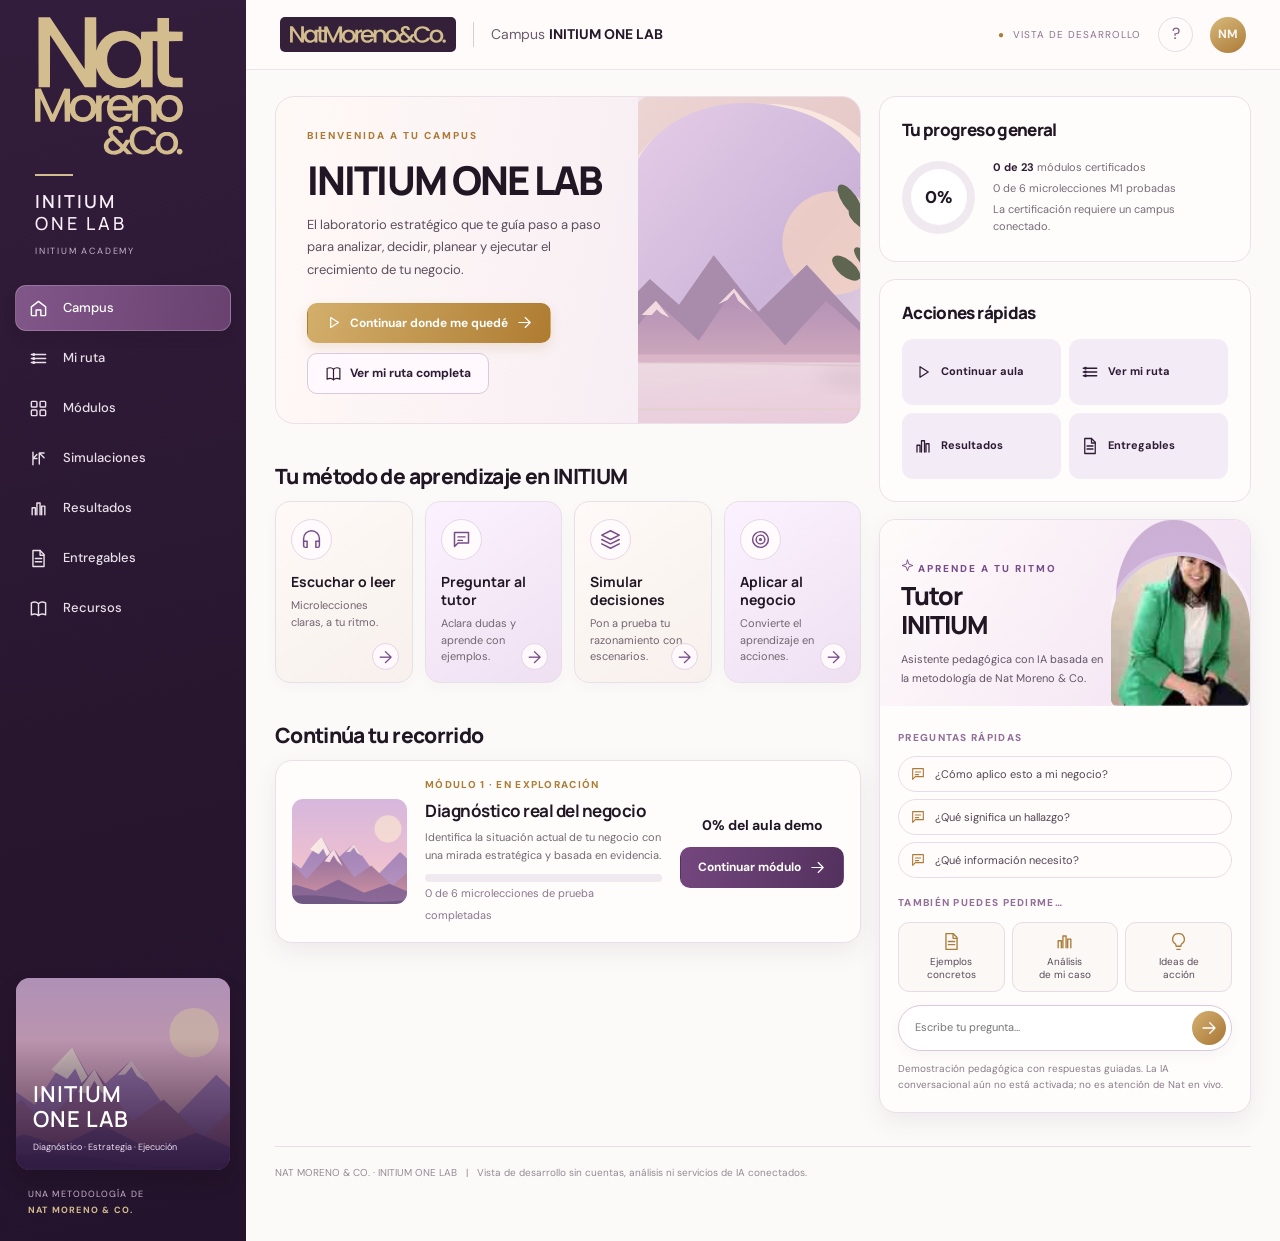
<file: v2/index.html>
<!doctype html>
<html lang="es"><head>
<meta charset="utf-8"><meta name="viewport" content="width=device-width, initial-scale=1">
<meta name="theme-color" content="#2E1B35"><meta name="description" content="INITIUM ONE LAB · Tu campus de dirección y marketing estratégico.">
<title>INITIUM ONE LAB · Campus</title>
<link rel="stylesheet" href="./styles.css">
</head>
<body>
<div class="campus-shell" id="campus">
  <aside class="sidebar" id="sidebar">
    <div class="brand-lockup">
      <img src="./assets/nat-logo-vertical.svg" alt="Nat Moreno & Co." width="156" height="145">
      <div class="brand-divider"></div>
      <div class="product-mark">INITIUM <span>ONE LAB</span></div>
      <small>INITIUM ACADEMY</small>
    </div>
    <nav class="side-nav" aria-label="Secciones del campus" id="side-nav"></nav>
    <div class="sidebar-bottom">
      <div class="course-poster"><img src="./assets/mountain-scene.svg" alt="Paisaje editorial del programa INITIUM"><div class="poster-overlay"><span>INITIUM</span><strong>ONE LAB</strong><small>Diagnóstico · Estrategia · Ejecución</small></div></div>
      <div class="sidebar-credit">UNA METODOLOGÍA DE<br><strong>NAT MORENO & CO.</strong></div>
    </div>
  </aside>
  <div class="shell-main">
    <header class="topbar">
      <div class="topbar-left"><button class="mobile-menu" id="mobile-menu" aria-label="Abrir menú del campus">☰</button><img class="top-logo" src="./assets/nat-logo-horizontal.svg" alt="Nat Moreno & Co." width="180" height="27"><span class="top-separator"></span><span class="campus-name">Campus <b>INITIUM ONE LAB</b></span></div>
      <div class="topbar-right"><span class="build-chip">VISTA DE DESARROLLO</span><button class="top-icon" data-action="help" aria-label="Ayuda del campus"><span aria-hidden="true">?</span></button><button class="profile" data-action="profile" aria-label="Perfil de demostración">NM</button></div>
    </header>
    <main id="view" aria-live="polite" tabindex="-1"></main>
  </div>
</div>
<div id="toast" class="toast" role="status" aria-live="polite"></div>
<script src="./module1-core.js" defer></script>
<script src="./module1-attachments.js" defer></script>
<script src="./module1-ui.js" defer></script>
<script src="./app.js" defer></script>
</body></html>
</file>
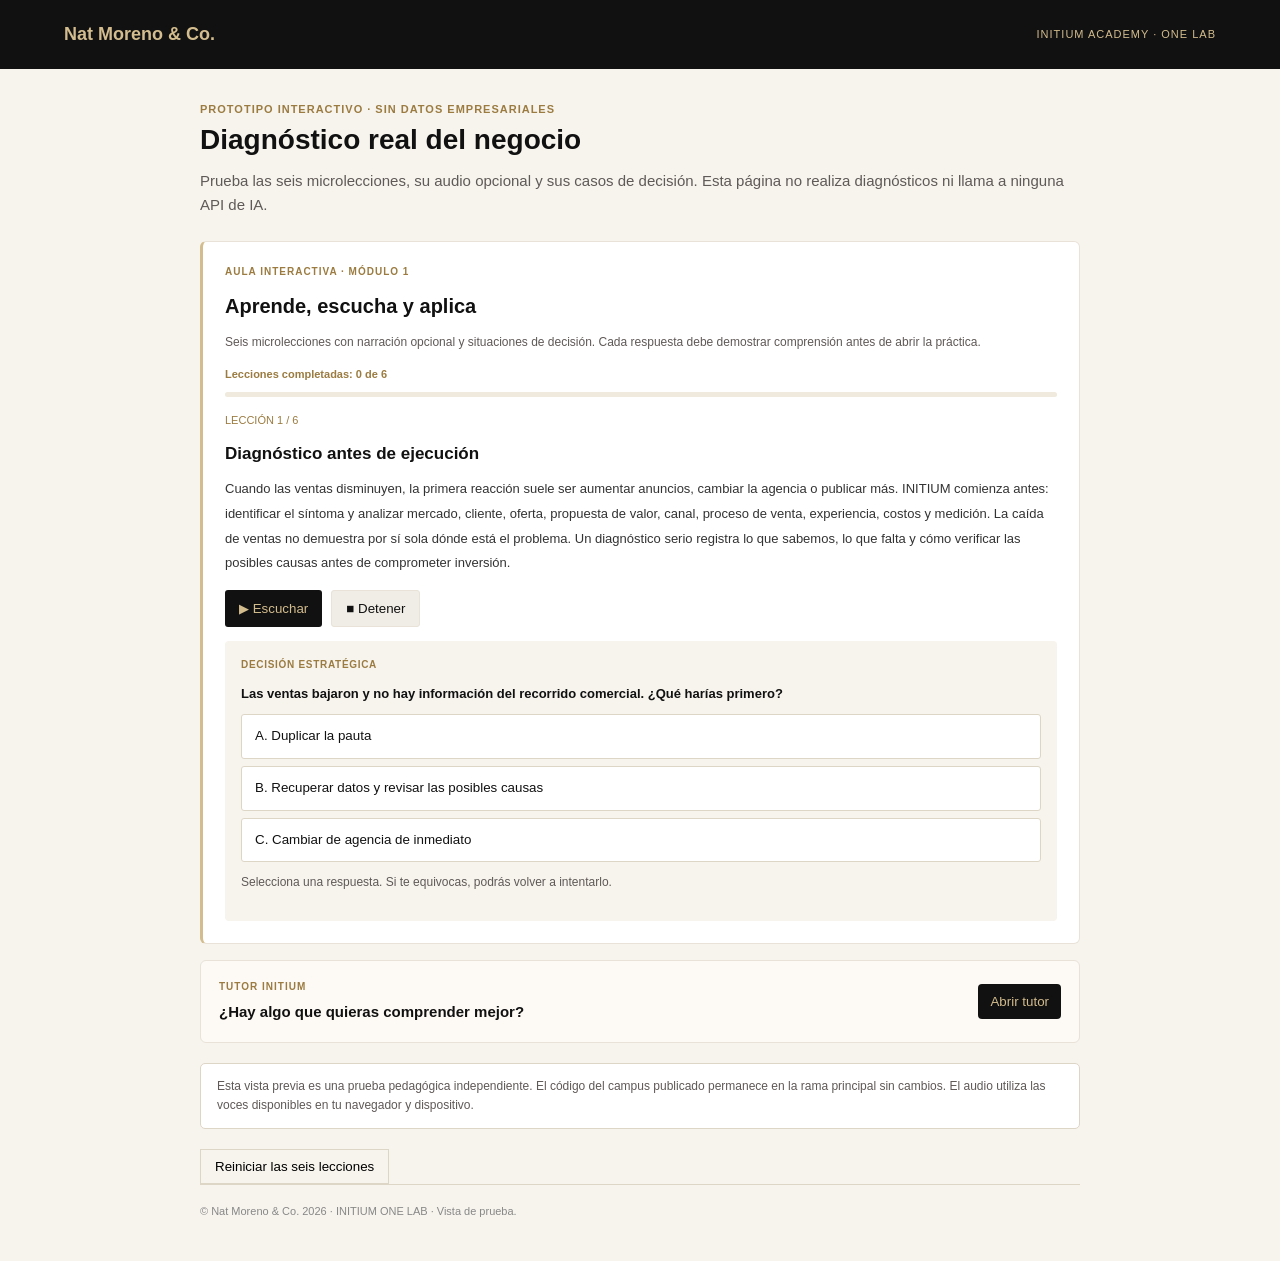
<file: preview-aula.html>
<!doctype html>
<html lang="es"><head><meta charset="utf-8"><meta name="viewport" content="width=device-width,initial-scale=1"><title>INITIUM ONE LAB — Vista previa Módulo 1</title>
<style>*{box-sizing:border-box}body{margin:0;font:15px/1.6 -apple-system,BlinkMacSystemFont,"Segoe UI",Arial,sans-serif;background:#F7F4EE;color:#111}.head{background:#111;color:#D3BC8D;padding:20px 5%;display:flex;align-items:center;justify-content:space-between;gap:10px}.head strong{font-size:18px}.head span{font-size:11px;letter-spacing:1px}.wrap{width:min(880px,94%);margin:32px auto}h1{font-size:28px;margin:0 0 6px}p{margin-top:0}.sub{color:#5F5957;margin-bottom:24px}.warn{border:1px solid #DDD5C6;padding:13px 16px;color:#5F5957;background:#fff;border-radius:5px;font-size:12px;margin:20px 0}.foot{font-size:11px;color:#888;border-top:1px solid #DDD5C6;padding-top:18px;margin-bottom:40px}button:focus-visible{outline:3px solid #A78B53;outline-offset:2px}@media(max-width:600px){.head{padding:16px}.head strong{font-size:14px}h1{font-size:23px}.wrap{margin:20px auto}}</style></head>
<body><header class="head"><strong>Nat Moreno &amp; Co.</strong><span>INITIUM ACADEMY · ONE LAB</span></header>
<main class="wrap"><div style="font-size:11px;letter-spacing:1px;color:#9B7B40;font-weight:bold">PROTOTIPO INTERACTIVO · SIN DATOS EMPRESARIALES</div><h1>Diagnóstico real del negocio</h1>
<p class="sub">Prueba las seis microlecciones, su audio opcional y sus casos de decisión. Esta página no realiza diagnósticos ni llama a ninguna API de IA.</p>
<div id="aula"></div><div id="tutor"></div><div class="warn">Esta vista previa es una prueba pedagógica independiente. El código del campus publicado permanece en la rama principal sin cambios. El audio utiliza las voces disponibles en tu navegador y dispositivo.</div>
<button type="button" id="reset" style="border:1px solid #DDD5C6;background:transparent;padding:9px 14px;cursor:pointer">Reiniciar las seis lecciones</button>
<p class="foot">© Nat Moreno &amp; Co. 2026 · INITIUM ONE LAB · Vista de prueba.</p></main>
<script>var VIDW={1:0};function saveState(){}function renderMod(){document.getElementById("aula").innerHTML=initiumAulaMarkup();}document.getElementById("reset").onclick=function(){try{localStorage.removeItem("initium_aula_m1_v1")}catch(e){}renderMod()};</script>
<script src="./aula-initium.js"></script><script src="./tutor-initium.js"></script><script>renderMod();document.getElementById("tutor").innerHTML=initiumTutorPanel("1",initiumAulaProgress());</script></body></html>
</file>
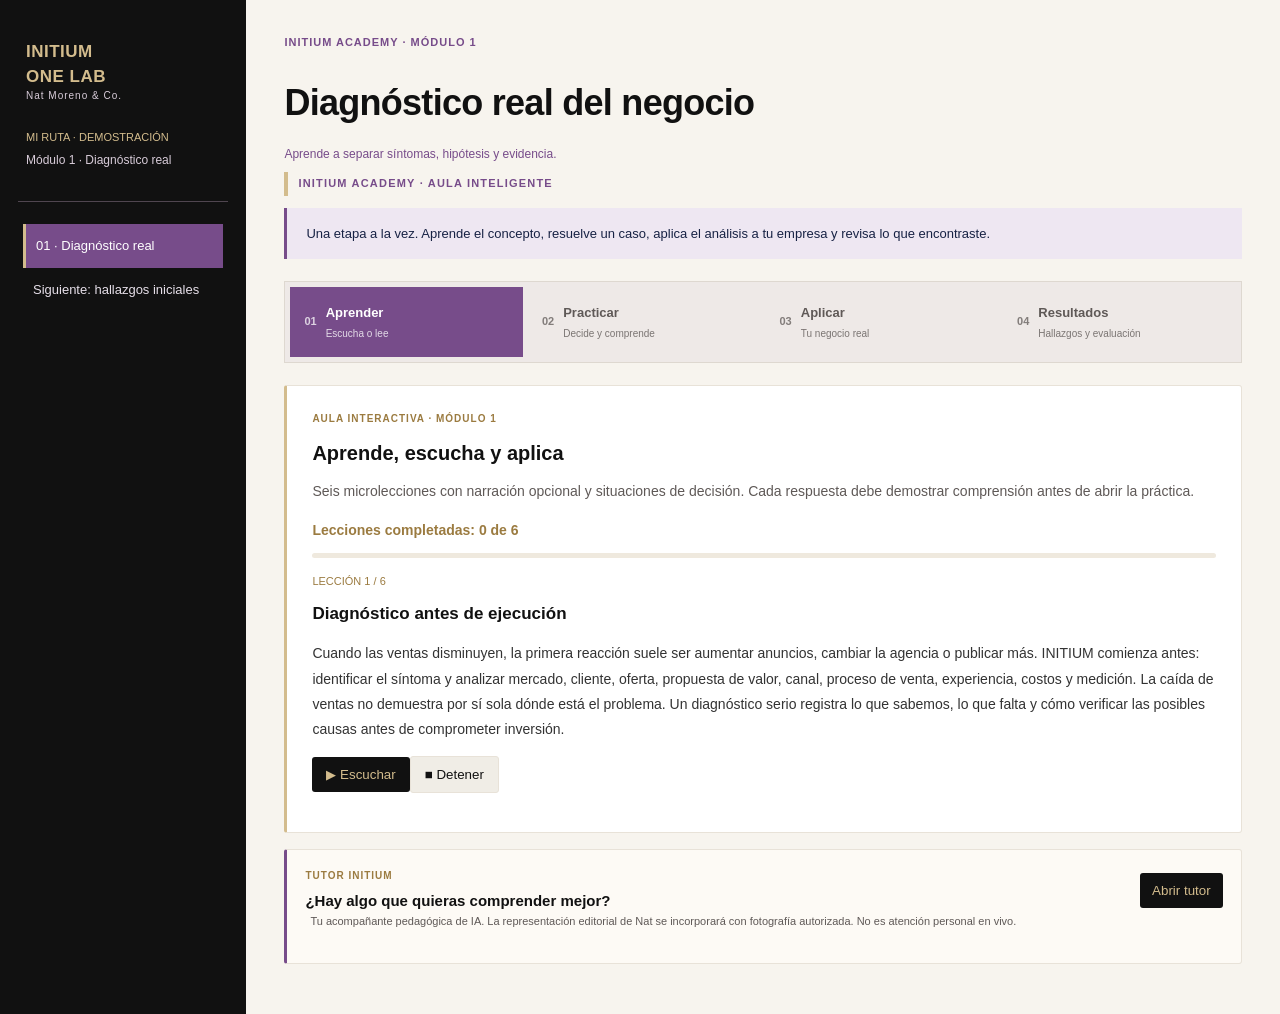
<file: preview-campus.html>
<!doctype html>
<html lang="es"><head><meta charset="utf-8"><meta name="viewport" content="width=device-width,initial-scale=1">
<title>INITIUM ONE LAB — Vista de desarrollo</title><link rel="stylesheet" href="./initium-ui.css">
<style>
*{box-sizing:border-box}body{margin:0;font:15px/1.6 Arial,"Segoe UI",sans-serif;background:#F7F4EE;color:#111}
.pg{display:flex;min-height:100vh}.cl{background:#111;color:#F7F4EE;padding:22px 18px;overflow:auto}
.cl-top{padding:18px 8px}.cl-nav{padding:22px 5px;border-top:1px solid #504650}
.cl-nav a{display:block;color:#e6dfe9;text-decoration:none;padding:12px 10px;font-size:13px}
.cl-nav a.current{border-left:3px solid #D3BC8D;background:#774C8A;color:#fff}
.cl-logo-text{color:#D3BC8D;font-weight:800;letter-spacing:.5px;font-size:17px;line-height:1.45}
.cl-logo-text small{display:block;font-size:10px;font-weight:400;letter-spacing:1px;color:#D8CCD9}
.cm{padding:34px;flex:1}.cr{flex:1;padding:32px}.ey{color:#774C8A;font-size:11px;font-weight:800;text-transform:uppercase;letter-spacing:1px}
.mt{font-size:28px;font-weight:800}.mbdg{display:inline-block;color:#774C8A;font-size:12px;margin:8px 0}
.rps,.mc,.locked{background:#fff;padding:20px;margin:10px 0;border:1px solid #DED8D0}
.iux-application h3{font-size:18px;margin:10px 0}.iux-application label{display:block;font-weight:700;font-size:13px}
.iux-application textarea{display:block;width:100%;min-height:120px;border:1px solid #DED8D0;padding:12px;margin-top:10px;font:inherit}
.ey,.mt,.mbdg{max-width:1050px}
@media(max-width:720px){.cl{padding:9px 14px}.cm{padding:16px}}
</style></head>
<body><main class="pg" id="pg-app">
<aside class="cl"><div class="cl-top"><div class="cl-logo-text">INITIUM<br>ONE LAB<small>Nat Moreno &amp; Co.</small></div>
<p style="color:#D3BC8D;font-size:11px;margin:25px 0 0">MI RUTA · DEMOSTRACIÓN</p><p style="font-size:12px;color:#D8CCD9;margin-top:5px">Módulo 1 · Diagnóstico real</p>
</div><nav class="cl-nav" aria-label="Ruta de aprendizaje"><a href="#" class="current">01 · Diagnóstico real</a><a href="#" onclick="alert('Esta vista demuestra únicamente el Módulo 1.');return false">Siguiente: hallazgos iniciales</a></nav></aside>
<section class="cm" id="col-mid"></section><aside class="cr"><div id="cr-inner"></div></aside></main>
<script>var VIDW={1:0};function saveState(){}
function renderMod(){
const middle=document.getElementById("col-mid");
middle.innerHTML="<div class='ey'>INITIUM ACADEMY · MÓDULO 1</div><h1 class='mt'>Diagnóstico real del negocio</h1><div class='mbdg'>Aprende a separar síntomas, hipótesis y evidencia.</div>"
+initiumAulaMarkup()+initiumTutorPanel("1",initiumAulaProgress())
+"<div class='iux-application'><div class='mc'><label>Aplicación · Tu negocio</label><h3>Recupera el plan estratégico actual</h3>"
+"<p>En el campus real, este espacio ejecutará el prompt profesional validado para analizar la información aportada. Aquí mostramos solo la experiencia visual.</p>"
+"<label for='demo-data'>Datos de práctica (no se envían a una IA)</label><textarea id='demo-data' placeholder='¿Existe un plan? ¿Qué objetivos, ventas y actividades conoces?'></textarea>"
+"<p style='font-size:12px;color:#5F5957'>No introduzcas información confidencial. La versión real requiere seguridad y cuenta privada.</p></div></div>";
const results=document.getElementById("cr-inner");
results.innerHTML="<div class='rps'><h3>Estado del análisis</h3><p>El diagnóstico profesional todavía no se ejecuta en esta demostración.</p></div>"
+"<div class='rps'><h3>Hallazgos</h3><p>Los hallazgos reales aparecerán completos después de aportar datos y realizar el análisis.</p></div>"
+"<div class='rps'><h3>Tu próximo paso</h3><p>Completar el ejercicio, reunir evidencia y revisar el diagnóstico estructurado.</p></div>";
initiumUXBuild();
}
</script><script src="./aula-initium.js"></script><script src="./tutor-initium.js"></script><script src="./initium-ux.js"></script><script>renderMod();</script>
</body></html>
</file>
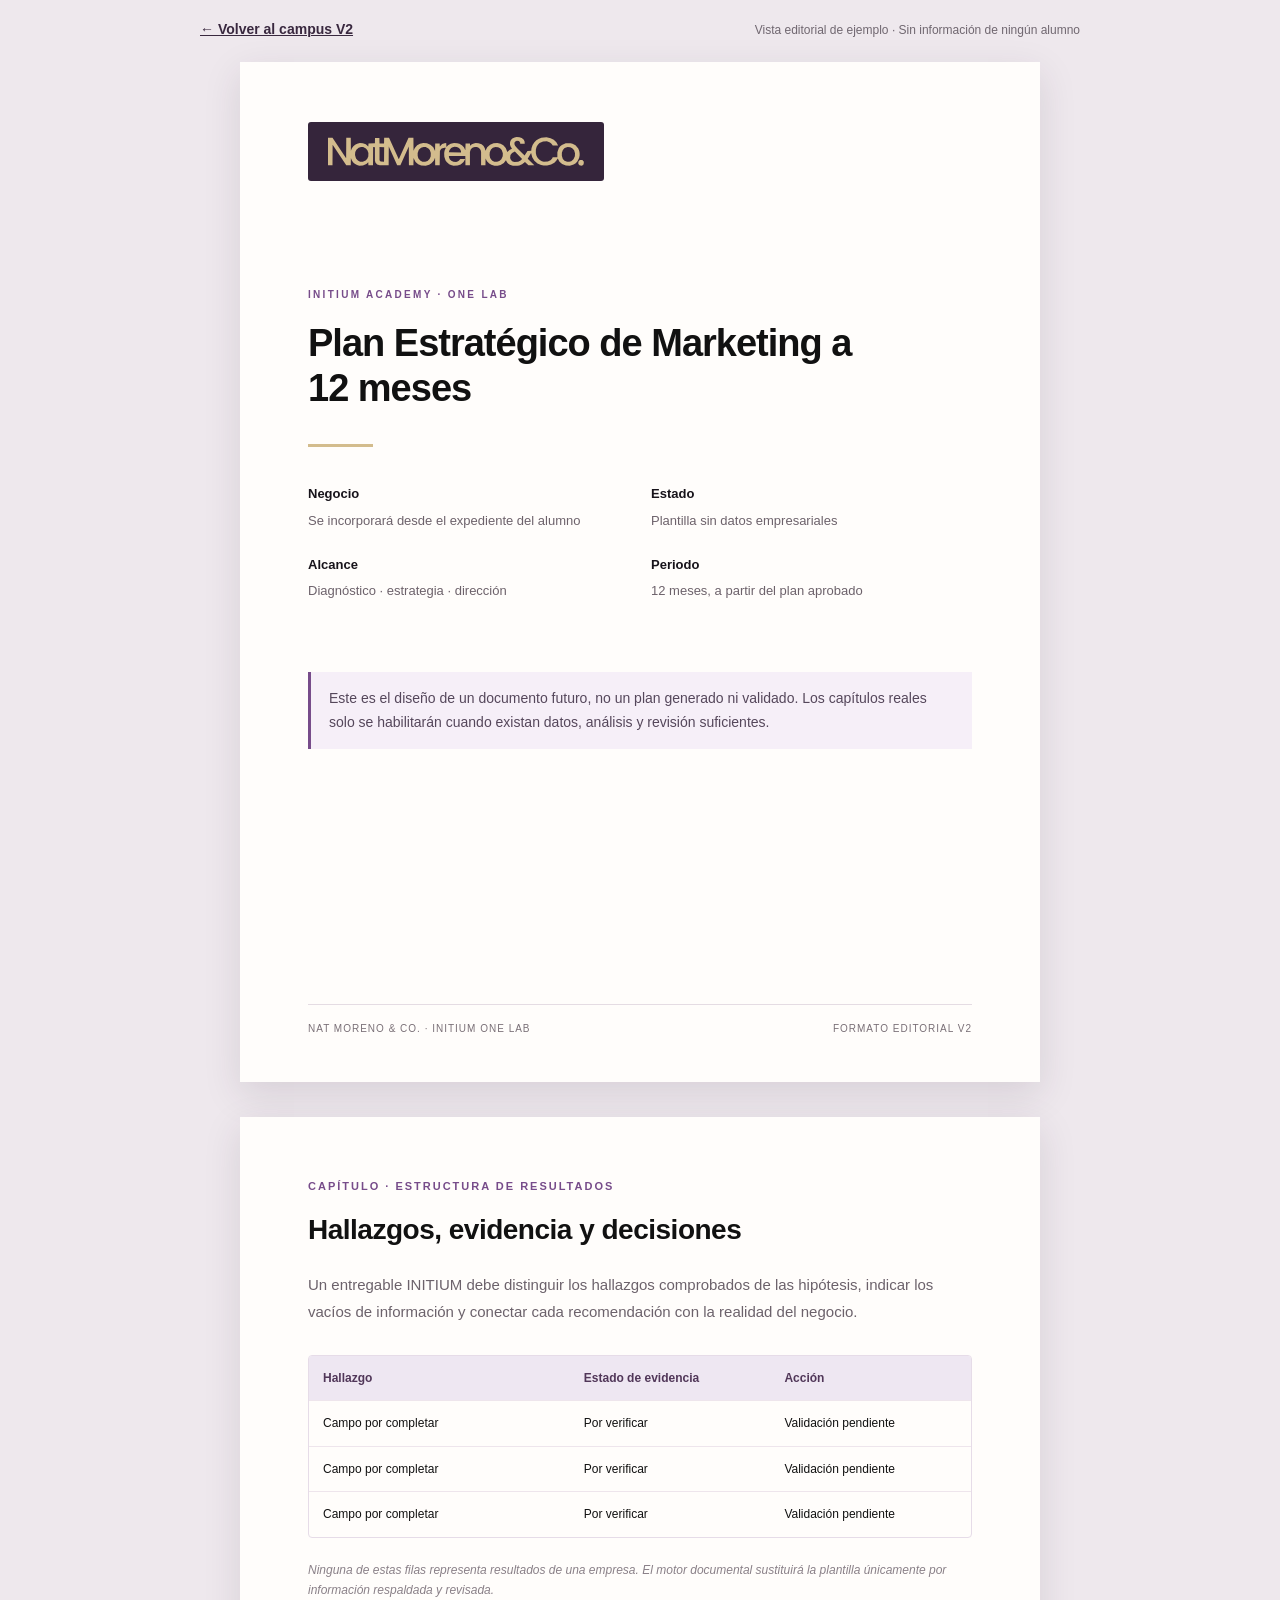
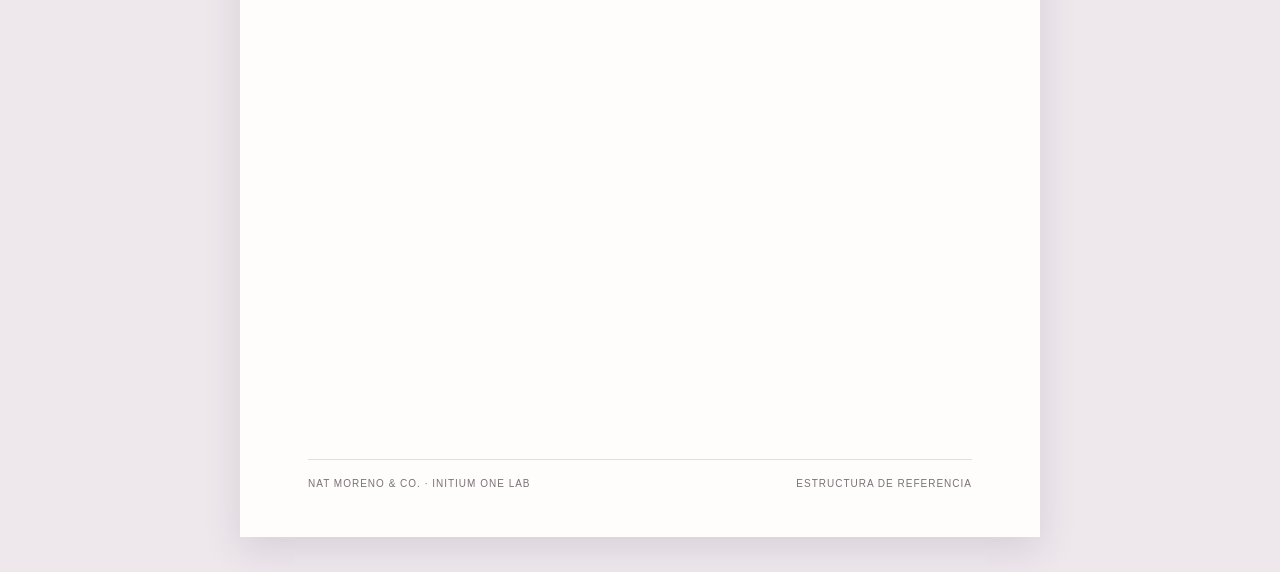
<file: v2/document-preview.html>
<!doctype html>
<html lang="es"><head><meta charset="utf-8"><meta name="viewport" content="width=device-width,initial-scale=1">
<title>INITIUM · Vista de formato documental</title>
<style>
:root{--black:#111;--plum:#39283f;--violet:#774c8a;--lavender:#eee7f2;--gold:#d3bc8d;--cream:#f7f4ee}
*{box-sizing:border-box}body{margin:0;background:#eee8ed;color:var(--black);font:14px/1.7 Arial,Helvetica,sans-serif}
.toolbar{max-width:880px;margin:18px auto;display:flex;justify-content:space-between;align-items:center;gap:10px}
.toolbar a{color:var(--plum);font-weight:700}.toolbar span{color:#706770;font-size:12px}
.sheet{max-width:800px;margin:20px auto 35px;padding:60px 68px;background:#fffdfb;min-height:1020px;box-shadow:0 12px 35px #39283f20;position:relative}
.brand-mark{background:#35253b;display:inline-flex;padding:15px 20px;border-radius:3px}
.brand-mark img{height:29px;width:auto;max-width:310px}
.kicker{font-size:10px;font-weight:700;letter-spacing:2.3px;color:var(--violet);margin-top:105px}
h1{font-size:38px;line-height:1.18;letter-spacing:-1px;margin:18px 0 34px;max-width:580px}
hr{border:0;border-top:3px solid var(--gold);width:65px;margin:0 0 36px}
.meta{display:grid;grid-template-columns:1fr 1fr;gap:22px;color:#6d626b;font-size:13px}
.meta strong{display:block;color:#17131a;margin-bottom:4px}
.note{background:#f6eff8;border-left:3px solid #774c8a;padding:15px 18px;margin-top:70px;color:#55475b}
.footer{position:absolute;bottom:45px;left:68px;right:68px;border-top:1px solid #e5dce3;padding-top:15px;font-size:10px;letter-spacing:1px;color:#7a7077}
.section-head{font-size:11px;color:var(--violet);letter-spacing:2px;font-weight:700;text-transform:uppercase}
h2{font-size:28px;letter-spacing:-.5px;margin:11px 0 17px}
.lede{color:#6c626b;font-size:15px;line-height:1.8}
.table{margin-top:30px;border:1px solid #e6dce8;border-radius:4px;overflow:hidden}
.table-row{display:grid;grid-template-columns:1.3fr 1fr 1fr;border-bottom:1px solid #eee5ec}
.table-row:last-child{border:0}.table-row>div{padding:12px 14px;font-size:12px}
.table-row.header{background:var(--lavender);color:#513759;font-weight:700}
.fineprint{color:#8a8088;font-size:12px;font-style:italic;margin-top:22px}
@media print{@page{size:A4;margin:0}body{background:white}.toolbar{display:none}.sheet{margin:0;max-width:none;width:210mm;height:297mm;min-height:0;box-shadow:none;page-break-after:always;padding:20mm}.footer{left:20mm;right:20mm;bottom:15mm}}
@media(max-width:800px){.sheet{margin:8px;padding:27px;min-height:700px}.toolbar{margin:15px;padding:0 16px}.footer{left:27px;right:27px}h1{font-size:28px}.kicker{margin-top:60px}}
</style></head><body>
<div class="toolbar"><a href="./index.html">← Volver al campus V2</a><span>Vista editorial de ejemplo · Sin información de ningún alumno</span></div>
<main>
<section class="sheet"><div class="brand-mark"><img src="./assets/nat-logo-horizontal.svg" alt="Nat Moreno & Co."></div>
<div class="kicker">INITIUM ACADEMY · ONE LAB</div>
<h1>Plan Estratégico de Marketing a 12 meses</h1><hr>
<div class="meta"><div><strong>Negocio</strong>Se incorporará desde el expediente del alumno</div><div><strong>Estado</strong>Plantilla sin datos empresariales</div><div><strong>Alcance</strong>Diagnóstico · estrategia · dirección</div><div><strong>Periodo</strong>12 meses, a partir del plan aprobado</div></div>
<div class="note">Este es el diseño de un documento futuro, no un plan generado ni validado. Los capítulos reales solo se habilitarán cuando existan datos, análisis y revisión suficientes.</div>
<div class="footer">NAT MORENO &amp; CO. · INITIUM ONE LAB <span style="float:right">FORMATO EDITORIAL V2</span></div></section>
<section class="sheet"><div class="section-head">CAPÍTULO · ESTRUCTURA DE RESULTADOS</div><h2>Hallazgos, evidencia y decisiones</h2>
<p class="lede">Un entregable INITIUM debe distinguir los hallazgos comprobados de las hipótesis, indicar los vacíos de información y conectar cada recomendación con la realidad del negocio.</p>
<div class="table"><div class="table-row header"><div>Hallazgo</div><div>Estado de evidencia</div><div>Acción</div></div>
<div class="table-row"><div>Campo por completar</div><div>Por verificar</div><div>Validación pendiente</div></div>
<div class="table-row"><div>Campo por completar</div><div>Por verificar</div><div>Validación pendiente</div></div>
<div class="table-row"><div>Campo por completar</div><div>Por verificar</div><div>Validación pendiente</div></div></div>
<p class="fineprint">Ninguna de estas filas representa resultados de una empresa. El motor documental sustituirá la plantilla únicamente por información respaldada y revisada.</p>
<div class="footer">NAT MORENO &amp; CO. · INITIUM ONE LAB <span style="float:right">ESTRUCTURA DE REFERENCIA</span></div>
</section></main></body></html>
</file>
<file: v2/styles.css>
@import url('https://fonts.googleapis.com/css2?family=DM+Sans:wght@400;500;600;700;800&family=Manrope:wght@400;500;600;700;800&display=swap');
:root{--plum:#2e1b35;--plum2:#503257;--plum3:#735080;--violet:#774c8a;--lavender:#efe4f2;--lavender2:#dfcbe5;--gold:#d3bc8d;--gold2:#ac7d37;--ink:#211724;--ink2:#524854;--muted:#847985;--ivory:#f9f6f3;--paper:#fffdfb;--line:#ede4eb;--shadow:0 9px 25px rgba(56,31,63,.075);--font:'DM Sans',Arial,sans-serif;--title:'Manrope','DM Sans',Arial,sans-serif}
*{box-sizing:border-box}html{scroll-behavior:smooth}body{margin:0;background:#ede8ec;color:var(--ink);font:14px/1.55 var(--font);-webkit-font-smoothing:antialiased}button,input,textarea,select{font:inherit}button{cursor:pointer}button:disabled{cursor:not-allowed;opacity:.45}a{color:inherit}a:hover{text-decoration:none}button:focus-visible,a:focus-visible,input:focus-visible,textarea:focus-visible,select:focus-visible{outline:3px solid var(--gold2);outline-offset:3px}h1,h2,h3,h4,p{margin-top:0}h1,h2,h3,h4{font-family:var(--title)}.campus-shell{display:grid;grid-template-columns:246px minmax(0,1fr);min-height:100vh;max-width:1900px;margin:auto;background:#fcfaf9;box-shadow:0 0 50px #32203819}.sidebar{background:linear-gradient(167deg,#331d3c,#28162f 58%,#24132c);color:#fff;display:flex;flex-direction:column;min-height:100vh;padding:17px 15px 22px}.brand-lockup{padding:0 20px 26px}.brand-lockup img{height:auto;width:148px;max-width:100%;display:block;object-fit:contain}.brand-divider{height:2px;width:38px;background:var(--gold);margin:19px 0 15px}.product-mark{font:600 18px/1.22 var(--title);letter-spacing:2px;color:#f8eff8}.product-mark span{display:block;letter-spacing:2.8px;font-weight:500}.brand-lockup small{display:block;font-size:9px;letter-spacing:1.8px;color:#c8b2cb;margin-top:10px}.side-nav{display:flex;flex-direction:column;gap:4px}.nav-button{display:flex;gap:15px;align-items:center;width:100%;background:transparent;border:1px solid transparent;border-radius:11px;color:#e9dfe9;min-height:46px;padding:10px 13px;text-align:left;font-size:13px;font-weight:500}.nav-button svg{width:19px;height:19px;stroke-width:1.8;flex:none}.nav-button:hover{background:#ffffff12}.nav-button[aria-current=page]{background:linear-gradient(96deg,#815689,#694270);color:#fff;border-color:#ffffff30;box-shadow:0 7px 12px #190e2026}.nav-button .nav-count{margin-left:auto;font-size:10px;background:#d8c0d830;padding:2px 7px;border-radius:7px}.sidebar-bottom{margin-top:auto}.course-poster{position:relative;border-radius:14px;overflow:hidden;height:192px;background:linear-gradient(#ad85ba,#44284a);margin:23px 1px 17px;box-shadow:0 10px 20px #100a1230}.course-poster img{width:100%;height:100%;object-fit:cover;filter:brightness(.8) saturate(1.22)}.course-poster:after{content:'';position:absolute;inset:0;background:linear-gradient(transparent 32%,#2b173ddf 96%)}.poster-overlay{position:absolute;z-index:1;bottom:16px;left:17px;right:10px;color:#fff}.poster-overlay span,.poster-overlay strong{display:block;font-family:var(--title);font-weight:600;font-size:22px;letter-spacing:1px;line-height:1.12}.poster-overlay small{font-size:9px;line-height:1.5;display:block;margin-top:9px;color:#eddef1}.sidebar-credit{font-size:9px;letter-spacing:1.1px;color:#cbb5cf;padding:0 13px;line-height:1.75}.sidebar-credit strong{color:var(--gold);letter-spacing:1.2px}.shell-main{min-width:0}.topbar{height:70px;display:flex;align-items:center;justify-content:space-between;padding:0 34px;background:#fffbfa;border-bottom:1px solid var(--line)}.topbar-left,.topbar-right{display:flex;align-items:center;gap:17px}.top-logo{display:block;max-width:176px;height:auto;width:176px;object-fit:contain;background:#342039;padding:9px 10px;border-radius:5px}.top-separator{height:25px;width:1px;background:#dacbd5}.campus-name{font-size:14px;color:#6b5c6d;white-space:nowrap}.campus-name b{color:#24182a}.build-chip{font-size:10px;letter-spacing:1px;color:#8c728e;white-space:nowrap}.build-chip:before{content:'●';color:var(--gold2);margin-right:8px}.top-icon{background:transparent;border:1px solid #e7dce7;border-radius:50%;height:35px;width:35px;color:#775781;font-size:16px}.profile{border:0;color:#faf8f2;background:linear-gradient(150deg,#d7b97a,#ac7b39);height:36px;width:36px;display:grid;place-items:center;font-weight:700;font-size:12px;border-radius:50%}.mobile-menu{display:none;background:transparent;border:0;font-size:23px;color:var(--plum)}#view{padding:26px 29px 60px;max-width:1640px;margin:auto;min-height:calc(100vh - 70px)}.eyebrow{font-size:10px;letter-spacing:2px;text-transform:uppercase;font-weight:800;color:#ab7a37}.eyebrow.violet{color:var(--violet)}.page-title{font-size:clamp(23px,2.4vw,32px);letter-spacing:-1.1px;line-height:1.23;font-weight:800;margin:9px 0 9px}.page-desc{font-size:13px;color:#6a5d6b;line-height:1.7;max-width:750px;margin:0}.screen-title{display:flex;align-items:end;justify-content:space-between;gap:15px;margin:0 0 22px}.layout-two{display:grid;grid-template-columns:minmax(0,1fr) 372px;gap:18px}.stack{display:flex;flex-direction:column;gap:17px}.card{background:var(--paper);border:1px solid #ebdfe9;border-radius:17px;box-shadow:var(--shadow)}.card-pad{padding:22px}.card.slim{box-shadow:none}.card-caption{font-size:10px;color:var(--gold2);font-weight:800;letter-spacing:1.3px;text-transform:uppercase}.sec-title{font:800 21px/1.25 var(--title);letter-spacing:-.65px;margin:22px 0 12px}.sec-title.small{font-size:17px;margin:0 0 15px}.sec-sub{font-size:12px;color:#7c6e7d;margin:-3px 0 16px;line-height:1.7}.btn{display:inline-flex;align-items:center;justify-content:center;gap:8px;min-height:39px;padding:10px 17px;border-radius:10px;text-decoration:none;font-size:12px;font-weight:700;border:1px solid transparent;white-space:nowrap}.btn svg{width:17px;height:17px}.btn-gold{color:white;background:linear-gradient(110deg,#d3af6c,#ae7c31);box-shadow:0 5px 12px #aa783125}.btn-gold:hover{filter:brightness(.96)}.btn-plum{color:white;background:linear-gradient(100deg,#74477e,#53315e)}.btn-line{color:var(--plum);background:#fff9fd;border-color:#dac8dd}.btn-ghost{color:#7c597f;background:transparent;border-color:transparent}.btn:disabled{box-shadow:none}.home-hero{min-height:286px;position:relative;overflow:hidden;background:linear-gradient(100deg,#fff9f6,#f3e8f2);border-radius:19px;border:1px solid #ece0e8;display:grid;grid-template-columns:62% 38%}.home-hero .hero-copy{padding:31px 25px 29px 31px;position:relative;z-index:1}.home-hero h1{font-size:clamp(28px,3.1vw,45px);line-height:1.13;letter-spacing:-1.9px;font-weight:800;margin:14px 0 12px}.home-hero p{font-size:13px;line-height:1.7;color:#5b4e5d;max-width:490px;margin:0 0 22px}.hero-visual{background-image:url('./assets/hero-scene.svg');background-position:62% center;background-size:cover;min-width:0}.hero-actions{display:flex;gap:10px;flex-wrap:wrap}.method-grid{display:grid;grid-template-columns:repeat(4,minmax(0,1fr));gap:12px}.method-card{position:relative;background:linear-gradient(145deg,#fffaf7,#f7f0ed);border:1px solid #e9dfe6;border-radius:15px;padding:17px 15px;min-height:168px;display:flex;flex-direction:column;align-items:start;box-shadow:0 4px 14px #2e1b3508;text-align:left;color:var(--ink)}.method-card:nth-child(even){background:linear-gradient(145deg,#fcf2ff,#eee0f1)}.method-icon{display:grid;place-items:center;width:41px;height:41px;background:#fffafc;border:1px solid #e7d6e7;border-radius:50%;color:var(--violet);margin-bottom:13px}.method-icon svg{width:21px;height:21px}.method-card strong{font-size:14px;line-height:1.3;margin:0 0 6px;font-family:var(--title)}.method-card small{font-size:11px;line-height:1.5;color:#716571}.method-arrow{position:absolute;right:13px;bottom:12px;border-radius:50%;display:grid;place-items:center;background:#fff9fc;border:1px solid #e4d3e5;width:27px;height:27px;color:var(--violet);font-size:17px}.resume{padding:16px;display:grid;grid-template-columns:115px 1fr auto;gap:18px;align-items:center}.resume-thumb{background:url('./assets/mountain-scene.svg') center/cover;border-radius:11px;width:115px;height:105px}.resume h3{font-family:var(--title);font-size:17px;letter-spacing:-.5px;margin:5px 0 5px}.resume p{font-size:11px;color:#746873;margin:0 0 10px;line-height:1.6}.progressbar{height:8px;background:#f0e9f0;border-radius:50px;overflow:hidden}.progressbar>span{display:block;height:100%;width:var(--progress,0%);background:linear-gradient(90deg,#b58bbd,#764984);border-radius:inherit;transition:width .15s}.resume-progress{font-size:11px;color:#8c758e}.resume-progress b{color:var(--plum)}.resume-side{min-width:150px;text-align:center}.resume-side .btn{width:100%;margin-top:10px}.progress-top{display:flex;gap:18px;align-items:center}.ring{width:73px;height:73px;flex:none;border-radius:50%;background:conic-gradient(var(--violet) var(--degrees,0deg),#f0eaf0 0);display:grid;place-items:center}.ring>span{display:grid;place-items:center;width:56px;height:56px;background:white;border-radius:50%;font-size:17px;font-weight:800}.progress-copy h3{font-size:18px;letter-spacing:-.5px;margin:0 0 10px}.progress-copy p{font-size:11px;margin:4px 0;color:#776c79}.progress-copy p strong{color:var(--plum)}.quick-grid{display:grid;grid-template-columns:repeat(2,minmax(0,1fr));gap:8px}.quick-link{min-height:66px;display:flex;align-items:center;gap:9px;padding:12px;border:0;border-radius:11px;background:#f3ebf6;color:var(--plum);font-size:11px;font-weight:700;text-align:left}.quick-link svg{width:18px;height:18px;flex:none}.tutor-card{overflow:hidden}.tutor-banner{display:grid;grid-template-columns:1fr 139px;min-height:186px;background:linear-gradient(125deg,#fffbfa,#f2e1f3);position:relative;align-items:end;overflow:hidden}.tutor-banner .intro{padding:23px 0 19px 21px;z-index:1}.tutor-banner h3{font-size:25px;font-weight:800;letter-spacing:-1px;line-height:1.14;margin:6px 0 11px}.tutor-banner p{font-size:11px;color:#635367;line-height:1.65;margin:0}.portrait-zone{align-self:stretch;background:radial-gradient(ellipse at 45% 43%,#d4b2df 0,#cbb0d4 53%,transparent 54%);display:flex;align-items:end;justify-content:center;overflow:hidden}.portrait-zone img{width:142px;height:150px;object-fit:cover;object-position:center 10%;border-radius:90px 90px 8px 8px;box-shadow:0 0 0 4px #ffffff45}.tutor-body{padding:16px 18px 19px}.tutor-status{font-size:10px;color:#926f9a;letter-spacing:1.3px;font-weight:800;margin:8px 0 11px}.prompt-pill{width:100%;display:flex;align-items:center;gap:9px;text-align:left;padding:9px 11px;margin:7px 0;background:#fffcfb;border:1px solid #e9dce7;border-radius:30px;font-size:11px;color:#544454;line-height:1.3}.prompt-pill:hover{background:#f8eef8}.prompt-pill svg{width:16px;height:16px;color:#ad7b38;flex:none}.tutor-trio{display:grid;grid-template-columns:repeat(3,1fr);gap:7px}.tutor-trio button{background:#fbf8f6;border:1px solid #e7dbe7;border-radius:11px;min-height:70px;font-size:10px;color:#594b5a;line-height:1.3;padding:8px}.tutor-trio svg{display:block;margin:0 auto 4px;width:19px;height:19px;color:#ab7b39}.chat-input{display:flex;gap:4px;align-items:center;padding:5px 5px 5px 14px;border:1px solid #dac8dc;background:#fff;border-radius:30px;margin-top:13px;box-shadow:0 4px 13px #3723400c}.chat-input input{border:0;outline:0;min-width:0;flex:1;font-size:11px;color:var(--ink);background:transparent}.chat-input button{width:34px;height:34px;border:0;border-radius:50%;background:linear-gradient(135deg,#d5b06f,#a77637);color:#fff;display:grid;place-items:center}.tutor-disclosure{font-size:10px;line-height:1.6;color:#8a7b89;margin:10px 0 0}.chat-feed{max-height:220px;overflow:auto;border-radius:11px;background:#faf4fa;padding:10px;display:flex;flex-direction:column;gap:9px}.bubble{font-size:11px;line-height:1.7;padding:9px 10px;border-radius:10px;color:#513f53}.bubble.assistant{background:#fff}.bubble.user{background:#ebdcef;align-self:end}.module-head{display:grid;grid-template-columns:1fr auto;align-items:start;gap:15px;margin:0 0 22px}.module-head h1{font-size:clamp(22px,2.25vw,30px);font-weight:800;letter-spacing:-1px;margin:9px 0 8px}.module-head p{font-size:12px;line-height:1.6;color:#776b77;margin:0}.module-percentage{width:250px;padding:7px 0}.module-percentage .metric-line{display:flex;justify-content:space-between;font-size:11px;font-weight:700;margin:0 0 9px}.module-percentage small{font-size:10px;color:#8b7d8b;display:block;margin-top:7px}.stepper{display:grid;grid-template-columns:repeat(4,1fr);gap:6px;padding:5px;background:#f3edef;border:1px solid #ebe1e8;border-radius:15px;margin:0 0 14px}.step{background:transparent;border:1px solid transparent;border-radius:11px;min-height:67px;padding:10px;text-align:left;display:flex;align-items:center;gap:10px;color:#665966}.step strong{font-size:12px;display:block;margin-bottom:3px}.step small{font-size:10px;color:inherit;opacity:.74}.step-num{display:grid;place-items:center;border:1px solid currentColor;border-radius:50%;height:26px;width:26px;flex:none;font-weight:800;font-size:10px}.step[aria-current=step]{color:#fff;background:linear-gradient(110deg,#82558e,#684073);box-shadow:0 5px 11px #4b2e5320}.step.complete{background:#eadfeb;color:#583963}.classroom-layout{display:grid;grid-template-columns:minmax(0,1fr) 333px;gap:18px}.classroom-main{min-width:0}.classroom-stage{padding:21px 21px 19px;min-height:380px}.lesson-grid{display:grid;grid-template-columns:minmax(0,1fr) 38%;gap:20px}.lesson-grid h2{font-size:clamp(20px,2.1vw,28px);line-height:1.2;letter-spacing:-1.1px;margin:13px 0}.lesson-grid p{font-size:12px;line-height:1.8;color:#645a65}.lesson-picture{background:url('./assets/hero-scene.svg') 62% center/cover;border-radius:12px;min-height:220px;position:relative}.lesson-picture:before{content:'LEER · ANALIZAR · DECIDIR';position:absolute;top:14px;left:14px;padding:8px 9px;background:#fff9f4e3;color:#815c8a;font-size:9px;font-weight:800;letter-spacing:1px;border-radius:5px}.audio-player{display:flex;align-items:center;gap:10px;border:1px solid #e8dce7;background:#fbf7fb;border-radius:40px;padding:6px 9px;max-width:420px;margin:16px 0}.audio-player .play{display:grid;place-items:center;background:#89649b;border:0;border-radius:50%;color:#fff;width:31px;height:31px}.wave{display:flex;align-items:center;gap:3px;height:30px;flex:1;overflow:hidden}.wave span{height:var(--height);width:3px;border-radius:3px;background:#ab91b5}.audio-speed{border:1px solid #ddcedf;background:#fff;border-radius:20px;padding:5px 8px;font-size:10px;color:#694a73}.idea-grid{display:grid;grid-template-columns:repeat(3,minmax(0,1fr));gap:9px;margin:14px 0}.idea{background:#fbf8f5;padding:13px 12px;border:1px solid #f0e8e9;border-radius:11px;min-height:115px}.idea svg{width:22px;height:22px;color:#a87b3d;margin-bottom:7px}.idea b{display:block;font-size:11px;margin:2px 0 3px}.idea p{font-size:10px;margin:0;color:#756b76;line-height:1.5}.stage-foot{display:flex;align-items:center;justify-content:space-between;gap:10px;margin-top:20px;flex-wrap:wrap}.stage-foot small{color:#897d89;font-size:10px}.case-card{background:linear-gradient(120deg,#faf4fb,#fffaf7);border-radius:13px;padding:18px;border:1px solid #ebe1eb}.case-card h3{font-size:19px;line-height:1.4;letter-spacing:-.45px;margin:12px 0}.options{display:flex;flex-direction:column;gap:8px;margin:16px 0}.option{width:100%;display:flex;gap:10px;align-items:start;text-align:left;background:#fff;border:1px solid #e5d8e3;border-radius:10px;padding:11px 12px;color:#473c4b;font-size:12px;line-height:1.55}.option .letter{flex:none;color:#7c5388;font-weight:800}.option.correct{border-color:#77a38c;background:#f1f9f2}.option.incorrect{border-color:#c99191;background:#fff0f0}.feedback{background:#f3e9f4;border-left:3px solid var(--violet);padding:13px;margin-top:12px;color:#5f4e63;font-size:12px;line-height:1.7;border-radius:4px}.data-label{display:block;font-size:11px;font-weight:700;color:#54465a;margin:14px 0 6px}.field{display:block;width:100%;border:1px solid #dfd3df;background:#fff;border-radius:10px;padding:11px 12px;color:#322638;font:12px/1.65 var(--font)}textarea.field{min-height:128px;resize:vertical}.callout{border-left:3px solid var(--gold2);background:#f9f3ea;padding:12px 15px;border-radius:4px;color:#6b5433;font-size:11px;line-height:1.8;margin:13px 0}.mini-stat-grid{display:grid;grid-template-columns:repeat(2,1fr);gap:10px}.mini-stat{border:1px solid #eadfec;border-radius:11px;padding:14px;background:#fdf9fe}.mini-stat b{display:block;font-size:13px;margin:7px 0}.mini-stat p{font-size:11px;color:#796c7b;line-height:1.65}.result-list{display:grid;grid-template-columns:repeat(2,minmax(0,1fr));gap:12px}.result-card{padding:18px}.result-card h3{font-size:15px;letter-spacing:-.3px;margin:7px 0}.result-card p{font-size:11px;color:#766a76;line-height:1.75}.result-card .tag{font-size:9px;letter-spacing:1.1px;font-weight:800;color:#a0783e}.flow-list{display:grid;gap:9px}.route-item{width:100%;display:flex;gap:13px;align-items:center;padding:12px 14px;background:#fffcfb;border:1px solid #eadfe7;border-radius:12px;text-align:left}.route-item:hover{border-color:#cbaecf}.route-number{height:40px;width:42px;display:grid;place-items:center;background:#f0e3f4;color:#6e4e7b;border-radius:10px;font-size:12px;font-weight:800;flex:none}.route-item strong{font-size:12px;display:block}.route-item small{font-size:10px;color:#8a7b87;display:block;margin-top:4px}.route-item .go{margin-left:auto;color:#946a9a;font-size:18px}.status-chip{display:inline-block;font-size:9px;color:#765e7d;background:#f3eaf5;padding:5px 9px;border-radius:18px;font-weight:700}.filterbar{display:flex;flex-wrap:wrap;gap:7px;margin-bottom:16px}.filter{border:1px solid #e4d6e4;background:#fff;border-radius:20px;padding:7px 13px;font-size:11px;color:#705e73}.filter[aria-pressed=true]{background:var(--plum2);color:white;border-color:var(--plum2)}.doc-grid{display:grid;grid-template-columns:repeat(2,1fr);gap:12px}.doc{padding:20px;min-height:164px;display:flex;flex-direction:column}.doc .doc-icon{display:grid;place-items:center;color:#84548d;background:#f4eaf6;width:42px;height:42px;border-radius:11px;margin-bottom:12px}.doc h3{font-size:13px;margin:0 0 5px}.doc p{font-size:11px;color:#7e7280;margin:0 0 10px;line-height:1.6}.doc .doc-bottom{margin-top:auto;display:flex;justify-content:space-between;align-items:center;gap:8px}.empty-note{padding:25px;color:#817481;text-align:center;font-size:12px}.footer-note{border-top:1px solid #e8dfe6;color:#948995;font-size:10px;padding-top:17px;margin-top:33px;line-height:1.7}.toast{position:fixed;bottom:22px;right:22px;z-index:50;background:#392340;color:white;border-radius:11px;padding:13px 19px;box-shadow:0 9px 25px #1b152244;display:none;font-size:12px;max-width:330px}.toast.show{display:block}.internal-tools{display:flex;gap:8px;flex-wrap:wrap}.admin-pane{border:1px dashed #d3bdd7;padding:16px;border-radius:12px;background:#fcf7fd}.admin-pane h3{font-size:14px;margin:0 0 7px}.resource-item{display:grid;grid-template-columns:44px 1fr;gap:12px;align-items:center;border-bottom:1px solid #f0e8ed;padding:14px 0}.resource-item:last-child{border:0}.resource-item .ri{height:40px;width:40px;display:grid;place-items:center;border-radius:10px;background:#f2e8f4;color:#815b88}.resource-item h4{font-size:12px;margin:0 0 3px}.resource-item p{font-size:11px;color:#7a6d7b;margin:0}.modal-backdrop{position:fixed;inset:0;background:#1c1121a8;z-index:80;display:grid;place-items:center;padding:18px}.modal{background:#fffdfa;border-radius:18px;max-width:640px;width:100%;padding:25px;box-shadow:0 20px 90px #190c2444}.modal h2{margin:0 0 11px;font-size:20px}.modal p{font-size:12px;color:#766979;line-height:1.8}.modal-close{float:right;background:#f4ebf5;border:0;border-radius:50%;width:32px;height:32px}.lesson-pager{display:flex;align-items:center;gap:7px;flex-wrap:wrap;margin:0 0 15px}.lesson-dot{border:1px solid #eaddeb;border-radius:18px;background:#fff;padding:6px 10px;font-size:10px;color:#826a88}.lesson-dot[aria-current=true]{background:#865c91;border-color:#865c91;color:white}.lesson-dot.passed{background:#eff7ee;color:#466651;border-color:#d9ecd9}.mini-chart{display:grid;gap:7px}.chart-row{display:grid;grid-template-columns:120px 1fr 33px;align-items:center;gap:8px;font-size:10px;color:#726674}.chart-track{height:8px;background:#f1eaf0;border-radius:10px;overflow:hidden}.chart-track span{display:block;background:linear-gradient(90deg,#cab1d5,#774c8a);height:100%;border-radius:10px}
@media(max-width:1250px){.campus-shell{grid-template-columns:214px minmax(0,1fr)}.sidebar{padding:16px 11px}.layout-two{grid-template-columns:minmax(0,1fr) 310px}.classroom-layout{grid-template-columns:minmax(0,1fr) 285px}.tutor-banner{grid-template-columns:1fr 105px}.portrait-zone img{width:108px;height:135px}.home-hero{min-height:266px}.resume{grid-template-columns:90px 1fr}.resume-thumb{width:90px;height:88px}.resume-side{grid-column:1/-1;display:flex;align-items:center;justify-content:space-between;text-align:left}.resume-side .btn{width:auto;margin-top:0}}
@media(max-width:1020px){.layout-two,.classroom-layout{grid-template-columns:1fr}.right-pane{display:grid;grid-template-columns:repeat(2,minmax(0,1fr));gap:13px}.right-pane>.tutor-card{grid-column:1/-1}.method-grid{grid-template-columns:repeat(4,minmax(0,1fr))}.topbar{padding:0 20px}#view{padding:22px 20px 50px}}
@media(max-width:750px){.campus-shell{display:block}.sidebar{position:sticky;top:0;z-index:25;width:100%;min-height:auto;max-height:66px;overflow:hidden;padding:8px 12px;flex-direction:row;align-items:center;transition:max-height .2s}.sidebar.open{max-height:420px;align-items:stretch;flex-direction:column;overflow:auto}.brand-lockup{padding:0 8px;display:flex;align-items:center;gap:10px}.brand-lockup img{height:46px;width:auto;max-width:57px}.brand-divider,.brand-lockup small{display:none}.product-mark{font-size:12px;letter-spacing:1px}.product-mark span{font-size:12px;letter-spacing:1px}.side-nav{flex-direction:row;overflow-x:auto;min-width:0;gap:4px}.nav-button{width:auto;min-width:37px;padding:9px 11px;font-size:0;min-height:40px;gap:0}.nav-button svg{width:20px}.nav-button .nav-count{display:none}.sidebar-bottom{display:none}.sidebar.open .side-nav{flex-direction:column;overflow:visible}.sidebar.open .nav-button{font-size:13px;gap:12px}.sidebar.open .sidebar-bottom{display:block}.topbar{height:57px;padding:0 14px}.mobile-menu{display:block}.top-logo{width:110px;padding:6px}.campus-name{font-size:11px}.top-separator{height:19px}.build-chip{display:none}#view{padding:17px 13px 44px}.layout-two,.classroom-layout{display:block}.right-pane{display:flex;flex-direction:column;margin-top:16px}.home-hero{grid-template-columns:1fr;min-height:unset}.home-hero .hero-copy{padding:23px 19px}.home-hero h1{font-size:31px}.hero-visual{height:160px}.method-grid{grid-template-columns:repeat(2,1fr)}.method-card{min-height:166px}.screen-title{display:block}.screen-title .btn{margin-top:10px}.module-head{display:block}.module-percentage{width:100%;max-width:350px;margin-top:14px}.stepper{grid-template-columns:repeat(2,1fr)}.lesson-grid{grid-template-columns:1fr}.lesson-picture{min-height:170px}.idea-grid{grid-template-columns:1fr}.idea{min-height:auto}.doc-grid{grid-template-columns:1fr}.result-list,.mini-stat-grid{grid-template-columns:1fr}.card-pad{padding:17px}.classroom-stage{padding:17px}.tutor-banner{grid-template-columns:1fr 125px}.portrait-zone img{width:129px}.resume{grid-template-columns:84px 1fr;gap:11px}.resume-thumb{width:84px;height:86px}.module-percentage{margin-top:15px}.quick-grid{grid-template-columns:repeat(2,1fr)}}
@media(max-width:380px){.top-logo{width:83px}.campus-name{font-size:10px}.topbar-left{gap:8px}.topbar-right{gap:6px}.top-icon{display:none}.method-card{padding:12px}.method-card strong{font-size:12px}}
@media(prefers-reduced-motion:reduce){html{scroll-behavior:auto}*,*:before,*:after{transition:none!important}}

/* MÓDULO 1 — Experiencia de tres resultados y captura guiada */
.m1-draft-status{background:#f1e7f3;border:1px solid #e0cfe6;color:#5b4065;border-radius:10px;padding:12px 14px;font-size:11px;font-weight:700;line-height:1.6;margin:13px 0}
.m1-project-grid{display:grid;grid-template-columns:1fr 1fr;gap:12px;margin:10px 0 18px}
.m1-project-grid label{margin:0}.m1-project-grid .field{margin-top:7px}
.m1-area-nav{display:grid;grid-template-columns:repeat(2,minmax(0,1fr));gap:8px;margin:14px 0 19px}
.m1-area-tab{border:1px solid #eaddeb;border-radius:11px;background:#fcf8fa;color:#614c65;padding:12px;display:flex;align-items:center;gap:9px;text-align:left;font-size:11px;line-height:1.4}
.m1-area-tab span{font-size:21px;color:#9e7baf}.m1-area-tab strong{flex:1}.m1-area-tab.active{background:#774c8a;color:#fff;border-color:#774c8a}.m1-area-tab.active span{color:#fff}
.m1-area-body{background:#fff;border-top:1px solid #ede3ea;padding-top:20px}
.m1-field-card{padding:17px;border:1px solid #e9dfe8;border-radius:12px;background:#fffdfa;margin:11px 0}
.m1-field-heading{display:flex;gap:8px;justify-content:space-between;align-items:center}
.m1-field-heading b{font-size:12px}.m1-help{font-size:11px;color:#786b7a;line-height:1.7;margin:9px 0}
.m1-entry{min-height:100px!important}.m1-field-controls{display:grid;grid-template-columns:minmax(0,1fr) minmax(0,1fr);gap:10px;margin-top:10px}
.m1-field-controls label{font-size:10px;font-weight:700;color:#655566}.m1-field-controls .field{margin-top:5px}
.m1-three-results{display:grid;grid-template-columns:repeat(3,minmax(0,1fr));gap:10px;margin:16px 0 24px}
.m1-three-results article{border-radius:12px;border:1px solid #e9dcea;background:linear-gradient(145deg,#fffdfa,#f7f0f8);padding:16px;min-height:180px;display:flex;flex-direction:column;gap:7px}
.m1-three-results article:nth-child(2){background:#f1e7f4}
.m1-three-results small{font-size:9px;letter-spacing:1px;font-weight:800;color:#865a91}.m1-three-results h3{font-size:14px;line-height:1.45;margin:2px 0}
.m1-three-results p{color:#726573;font-size:11px;line-height:1.65;margin:0}.m1-three-results b{margin-top:auto;font-size:11px;color:#694078}
.m1-results-heading{display:flex;gap:12px;justify-content:space-between;align-items:center;margin:20px 0 9px}.m1-results-heading h3{font-size:16px;margin:0}
.m1-findings{display:grid;gap:9px}.m1-findings article{display:flex;align-items:start;gap:12px;background:#fcf9fc;padding:15px;border:1px solid #eadfeb;border-radius:11px}
.m1-findings article h4{font-size:12px;margin:0 0 8px}.m1-findings article p{font-size:11px;line-height:1.7;color:#645664;margin:6px 0}.m1-findings article small{color:#8b718c}
.m1-finding-number{font-weight:800;color:#aa7b38;font-size:13px}
.m1-evaluation{background:#faf4fb;padding:19px;border:1px solid #e6d8e8;border-radius:13px;margin-top:23px}
.m1-evaluation h3{font-size:15px;line-height:1.5;margin:10px 0 14px}
.m1-quiz-options{display:grid;gap:8px}.m1-quiz-option{border:1px solid #e1d4e3;border-radius:10px;background:#fff;padding:12px;text-align:left;color:#3d2d40;font-size:11px;line-height:1.6}
.m1-quiz-option:hover:enabled{border-color:#9b72aa;background:#f9f0fa}.m1-quiz-option b{color:#774c8a}
.m1-transfer{background:#f8f4ed;border-left:3px solid #d3bc8d;padding:15px 18px;margin-top:18px;border-radius:5px}
.m1-transfer h3{font-size:14px;margin:0 0 8px}.m1-transfer p{font-size:11px;color:#6b5e6a;line-height:1.8;margin:0}
.m1-disclosure{font-size:10px;color:#8b7a8a;line-height:1.75;margin:15px 0 0}
@media(max-width:850px){.m1-three-results{grid-template-columns:1fr}.m1-three-results article{min-height:0}.m1-area-nav{grid-template-columns:1fr 1fr}}
@media(max-width:520px){.m1-project-grid,.m1-field-controls,.m1-area-nav{grid-template-columns:1fr}.m1-results-heading{display:block}.m1-results-heading .status-chip{margin-top:8px}}


/* M1: adjuntos por campo, archivos probatorios, mobile-first */
.m1-attachment-box{margin:13px 0;padding:15px;border-radius:13px;border:1px solid #e7d9e9;background:linear-gradient(145deg,#faf5fc,#fffdfb)}
.m1-attachment-top{display:flex;align-items:start;gap:12px;margin-bottom:10px}
.m1-attachment-top b{font-size:12px;display:block}.m1-attachment-top p{font-size:11px;color:#786878;margin:3px 0 0;line-height:1.55}
.m1-attach-icon{flex:none;display:grid;place-items:center;border-radius:10px;width:32px;height:32px;background:#eee0f4;color:#744e83;font-size:24px}
.m1-drop-zone{display:flex;align-items:center;justify-content:center;gap:3px;flex-direction:column;padding:17px 11px;border:1.5px dashed #bba0c2;border-radius:11px;background:#fff;cursor:pointer;text-align:center;color:#6b4b78;min-height:115px;transition:border-color .2s,background .2s}
.m1-drop-zone:hover,.m1-drop-zone.dragging{border-color:#774c8a;background:#f4e8f7}
.m1-drop-zone:focus-within{outline:2px solid #aa80b9;outline-offset:2px}
.m1-drop-zone strong{font-size:12px}.m1-drop-zone span{font-size:10px;color:#716175}.m1-drop-zone small{font-size:10px;color:#8b7e89;line-height:1.5}
.m1-file-input{position:absolute;width:1px;height:1px;opacity:0;overflow:hidden}
.m1-upload-list{margin-top:10px}
.m1-file-list{padding:0;margin:0;list-style:none;display:grid;gap:7px}
.m1-file-list li{display:flex;align-items:center;gap:9px;border:1px solid #e7dce7;border-radius:9px;padding:8px 9px;background:#fff}
.m1-file-icon{background:#f0e6f2;border-radius:8px;color:#75507d;font-size:18px;width:34px;height:34px;display:grid;place-items:center;flex:none}
.m1-file-name{flex:1;min-width:0}.m1-file-name b{font-size:11px;color:#4b3c4c;overflow:hidden;text-overflow:ellipsis;white-space:nowrap;display:block}
.m1-file-name small{font-size:10px;color:#857783;display:block;line-height:1.5}
.m1-file-controls{display:flex;gap:4px;flex:none}.m1-file-controls button{width:31px;height:31px;border:1px solid #e8dce9;background:#fff;border-radius:8px;color:#7a5583;font-size:17px}
.m1-file-controls button:hover{background:#f4e9f5}
.m1-empty-file{font-size:10px;color:#877d88;margin:0;padding:4px 0}
.m1-attach-disclaimer{margin:10px 0 0;font-size:10px;color:#897d88;line-height:1.7}

.m1-evidence-details{margin-top:12px;border-top:1px solid #ede2eb;padding-top:11px}
.m1-evidence-details summary{cursor:pointer;color:#72507d;font-weight:700;font-size:11px;display:flex;justify-content:space-between;align-items:center;list-style:none;min-height:32px}
.m1-evidence-details summary::-webkit-details-marker{display:none}
.m1-evidence-details[open] summary{margin-bottom:9px}
.m1-evidence-details summary span{font-size:18px;transition:transform .2s}
.m1-evidence-details[open] summary span{transform:rotate(180deg)}
.m1-camera-button{display:inline-flex;align-items:center;justify-content:center;padding:9px 13px;border:1px solid #d9c7dc;border-radius:10px;background:#fdf9fd;color:#664774;font-size:11px;font-weight:700;cursor:pointer;margin-top:9px;position:relative;overflow:hidden}
.m1-camera-button input{position:absolute;inset:0;width:100%;height:100%;opacity:0;cursor:pointer}


/* M1 Aula legible: texto íntegro, audición opcional, práctica visible */
.lesson-reading-layout{display:grid;grid-template-columns:minmax(0,1fr) minmax(195px,30%);gap:18px;align-items:start}
.lesson-reading{min-width:0;overflow-wrap:anywhere}
.lesson-reading-title{font-size:clamp(21px,2.2vw,28px);letter-spacing:-.9px;line-height:1.22;margin:10px 0 13px}
.lesson-intro{font-size:13px;line-height:1.85;color:#514554;margin:0 0 16px}
.lesson-reading-layout .lesson-picture{min-height:210px;position:sticky;top:20px}
.lesson-chapter{padding:16px 18px;margin:15px 0;background:#faf7fb;border-left:3px solid #b08abc;border-radius:7px}
.lesson-chapter h3,.lesson-example h3{font-size:16px;margin:9px 0 8px}
.lesson-chapter p,.lesson-example p{font-size:12px;line-height:1.85;color:#5f5460;margin:0 0 8px}
.lesson-reading .idea-grid{display:grid;grid-template-columns:1fr;gap:8px;margin:0 0 20px}
.lesson-reading .idea{display:grid;grid-template-columns:26px 1fr;gap:2px 9px;padding:12px 14px;min-height:0;align-items:start}
.lesson-reading .idea svg{grid-row:1 / span 2;margin:2px 0 0;width:20px;height:20px}
.lesson-reading .idea b{grid-column:2;font-size:12px;line-height:1.45;white-space:normal;word-break:normal}
.lesson-reading .idea p{grid-column:2;font-size:11px;line-height:1.7;overflow-wrap:break-word}
.lesson-example{margin-top:14px;padding:17px;background:#fffaf6;border:1px solid #eaded1;border-radius:12px}
.lesson-knowledge-check{margin:22px 0 0;padding:20px;border-radius:13px;background:linear-gradient(110deg,#f2e8f5,#fffaf6);border:1px solid #e5d7e7}
.lesson-knowledge-check h3{font-size:17px;line-height:1.5;margin:9px 0 9px}
.lesson-knowledge-check p{font-size:12px;line-height:1.7;color:#685a68;margin:0 0 14px}
.lesson-knowledge-check .btn{white-space:normal;text-align:center;min-height:44px}
.audio-box{padding:12px 13px;background:#f8f2fa;border-radius:13px;border:1px solid #e6d8e9;margin:12px 0}
.audio-heading{display:flex;align-items:center;gap:8px;color:#633f72}
.audio-heading strong{font-size:12px}
.audio-helper{font-size:10px;color:#857387;margin-left:auto}
.audio-box .audio-player{max-width:unset;width:100%;margin:10px 0 7px;border:1px solid #e1d3e5;background:white;border-radius:15px;padding:8px}
.audio-box .audio-player .play{width:38px;height:38px;flex:none}
.audio-description{display:flex;flex-direction:column;gap:1px;min-width:0;flex:1}
.audio-description strong{font-size:11px;font-weight:700;color:#56405c;line-height:1.3}
.audio-description small{font-size:10px;color:#857585;line-height:1.4}
.audio-notice{font-size:10px;color:#7f7081;line-height:1.6;margin:5px 0 0}
@media(max-width:950px){.lesson-reading-layout{grid-template-columns:1fr}.lesson-reading-layout .lesson-picture{position:static;min-height:170px;order:-1}.lesson-reading{order:0}}
@media(max-width:750px){.lesson-reading-layout .lesson-picture{min-height:165px}.lesson-reading-title{font-size:24px}.lesson-knowledge-check{padding:15px}.lesson-knowledge-check .btn{width:100%}.audio-helper{font-size:9px}}
</file>
<file: initium-ui.css>
/* INITIUM ONE LAB — UX v1: identidad del manual Nat Moreno & Co.
   Estilos progresivos; no se modifica el prompt de ningún módulo. */
:root{
  --i-ivory:#F7F4EE;--i-black:#111111;--i-gray:#5F5957;--i-gold:#D3BC8D;
  --i-violet:#774C8A;--i-lavender:#EEE7F2;--i-night:#172244;--i-white:#fff;
  --i-border:#DED8D0;--i-surface:#FFFEFC;
}
#pg-app{background:var(--i-ivory)}
#pg-app .cl{background:#111;box-shadow:none}
#pg-app .cl-nav{scrollbar-color:#6D5D74 transparent}
#pg-app .cm{background:var(--i-ivory)}
#pg-app .cr{background:var(--i-ivory)}
#pg-app .nb.act{background:var(--i-violet);color:#fff;border-color:var(--i-violet)}
#pg-app .nb:focus-visible,#pg-app button:focus-visible{outline:3px solid var(--i-gold);outline-offset:2px}
#pg-app .ia2{color:var(--i-gold)}
#pg-app .ol2{color:var(--i-lavender)}
#pg-app .mt{letter-spacing:-.02em}
#pg-app .mc,#pg-app .rps{box-shadow:none}
#pg-app .gb{background:var(--i-violet);color:white}
#pg-app .gb:hover{background:#603973}
#pg-app .ey{color:var(--i-violet)}
#pg-app .initium-aula,#pg-app .initium-tutor{
 border-radius:3px!important;box-shadow:none!important;
}
#pg-app .initium-tutor{border-left:3px solid var(--i-violet)!important}
#pg-app .initium-tutor button{border-radius:3px!important}
#pg-app .initium-aula button{transition:background .15s,border-color .15s}
#pg-app .initium-aula button:hover{border-color:var(--i-violet)!important}
#pg-app.iux-mode{display:flex!important;min-height:100vh}
#pg-app.iux-mode .cl{width:246px;min-width:246px;flex:0 0 246px}
#pg-app.iux-mode .cm{flex:1;min-width:0;max-width:none;padding:34px clamp(20px,3vw,50px)}
#pg-app.iux-mode .cr{display:none}
#pg-app.iux-mode.iux-results .cm{display:none}
#pg-app.iux-mode.iux-results .cr{display:block;flex:1;min-width:0;max-width:none;padding:26px clamp(18px,3vw,48px)}
#pg-app.iux-mode .cr-inner{width:min(1040px,100%);margin:0 auto}
#pg-app.iux-mode .rps{background:#fff;border:1px solid var(--i-border);margin-bottom:14px;padding:18px}
#pg-app.iux-mode .rta{min-height:150px}
#pg-app.iux-mode .iux-hidden{display:none!important}
#pg-app.iux-mode .cm>.ey,#pg-app.iux-mode .cm>.mt,#pg-app.iux-mode .cm>.mbdg{
 max-width:1050px;margin-left:auto;margin-right:auto;
}
#pg-app.iux-mode .cm>.mt{font-size:clamp(24px,3.1vw,36px);line-height:1.2;margin-bottom:12px}
#pg-app.iux-mode .iux-toolbar{
  max-width:1050px;margin:22px auto 22px;
  display:grid;grid-template-columns:repeat(4,minmax(0,1fr));
  gap:5px;padding:5px;background:#EEE9E7;border:1px solid var(--i-border);
}
#pg-app.iux-mode .iux-tab{background:transparent;color:var(--i-gray);
 border:1px solid transparent;min-height:70px;text-align:left;padding:12px 13px;
 cursor:pointer;font:inherit;display:flex;gap:9px;align-items:center;justify-content:flex-start;
}
#pg-app.iux-mode .iux-tab .iux-num{font-size:11px;color:inherit;opacity:.75;font-weight:700}
#pg-app.iux-mode .iux-tab strong{font-size:13px;display:block}
#pg-app.iux-mode .iux-tab small{display:block;font-size:10px;line-height:1.4;margin-top:3px;opacity:.8}
#pg-app.iux-mode .iux-tab[aria-current=step]{background:var(--i-violet);color:#fff}
#pg-app.iux-mode .iux-tab[aria-current=step]:focus-visible{outline:3px solid var(--i-gold)}
#pg-app.iux-mode .iux-section{max-width:1050px;margin:0 auto}
#pg-app.iux-mode .iux-section-title{display:flex;align-items:center;gap:12px;margin:0 0 16px;color:var(--i-black);font-size:17px;font-weight:800}
#pg-app.iux-mode .iux-section-title:before{content:"";width:25px;height:2px;background:var(--i-gold)}
#pg-app.iux-mode .iux-next{background:var(--i-violet);color:#fff;border:0;
 padding:13px 20px;cursor:pointer;font:inherit;font-size:13px;font-weight:700;margin-top:16px}
#pg-app.iux-mode .iux-next:focus-visible{outline:3px solid var(--i-gold);outline-offset:2px}
#pg-app.iux-mode .iux-brand-row{display:flex;align-items:center;gap:10px;margin-bottom:12px}
#pg-app.iux-mode .iux-brand-mark{width:4px;height:24px;background:var(--i-gold)}
#pg-app.iux-mode .iux-brand-label{font-size:11px;font-weight:700;letter-spacing:1.2px;color:var(--i-violet);text-transform:uppercase}
#pg-app.iux-mode .iux-result-header{font-size:28px;font-weight:800;line-height:1.3;margin:14px 0 20px}
#pg-app.iux-mode .iux-brief{max-width:1050px;margin:0 auto 18px;
 background:var(--i-lavender);border-left:3px solid var(--i-violet);padding:15px 19px;
 color:var(--i-night);font-size:13px;line-height:1.65}
#pg-app.iux-mode .iux-tutor-note{font-size:11px;color:var(--i-gray);padding:0 5px 14px}
#pg-app.iux-mode .initium-aula{padding:25px!important}
#pg-app.iux-mode .initium-aula p{font-size:14px!important;line-height:1.8!important}
#pg-app.iux-mode .initium-aula .iux-lesson-hidden{display:none!important}
#pg-app.iux-mode .initium-aula .iux-case-hidden{display:none!important}
#pg-app.iux-mode.iux-learn #initium-case-view{display:none}
#pg-app.iux-mode.iux-simulate #initium-lesson-view{display:none}
#pg-app.iux-mode.iux-simulate #initium-case-view{display:block}
#pg-app.iux-mode.iux-apply .initium-aula,#pg-app.iux-mode.iux-apply .initium-tutor{display:none}
#pg-app.iux-mode.iux-learn .initium-tutor{display:block}
#pg-app.iux-mode.iux-simulate .initium-tutor{display:block}
#pg-app.iux-mode.iux-learn .iux-application,#pg-app.iux-mode.iux-simulate .iux-application{display:none}
#pg-app.iux-mode.iux-apply .iux-application{display:block}
@media(max-width:1050px){
 #pg-app.iux-mode .cl{width:204px;min-width:204px;flex-basis:204px}
 #pg-app.iux-mode .cm{padding:24px 18px}
 #pg-app.iux-mode .iux-tab{padding:9px;min-height:65px}
}
@media(max-width:720px){
 #pg-app.iux-mode{flex-direction:column}
 #pg-app.iux-mode .cl{width:100%;min-width:0;flex:0 0 auto;max-height:165px;overflow:hidden}
 #pg-app.iux-mode .cl .cl-nav,#pg-app.iux-mode .cl .cl-support,#pg-app.iux-mode .cl .af{display:none}
 #pg-app.iux-mode .cl-top{padding:14px}
 #pg-app.iux-mode .cm{padding:20px 13px;max-width:100%}
 #pg-app.iux-mode.iux-results .cr{padding:18px 12px}
 #pg-app.iux-mode .iux-toolbar{grid-template-columns:repeat(2,minmax(0,1fr));gap:4px}
 #pg-app.iux-mode .iux-tab{min-height:56px}
 #pg-app.iux-mode .initium-aula{padding:15px!important}
}
</file>
